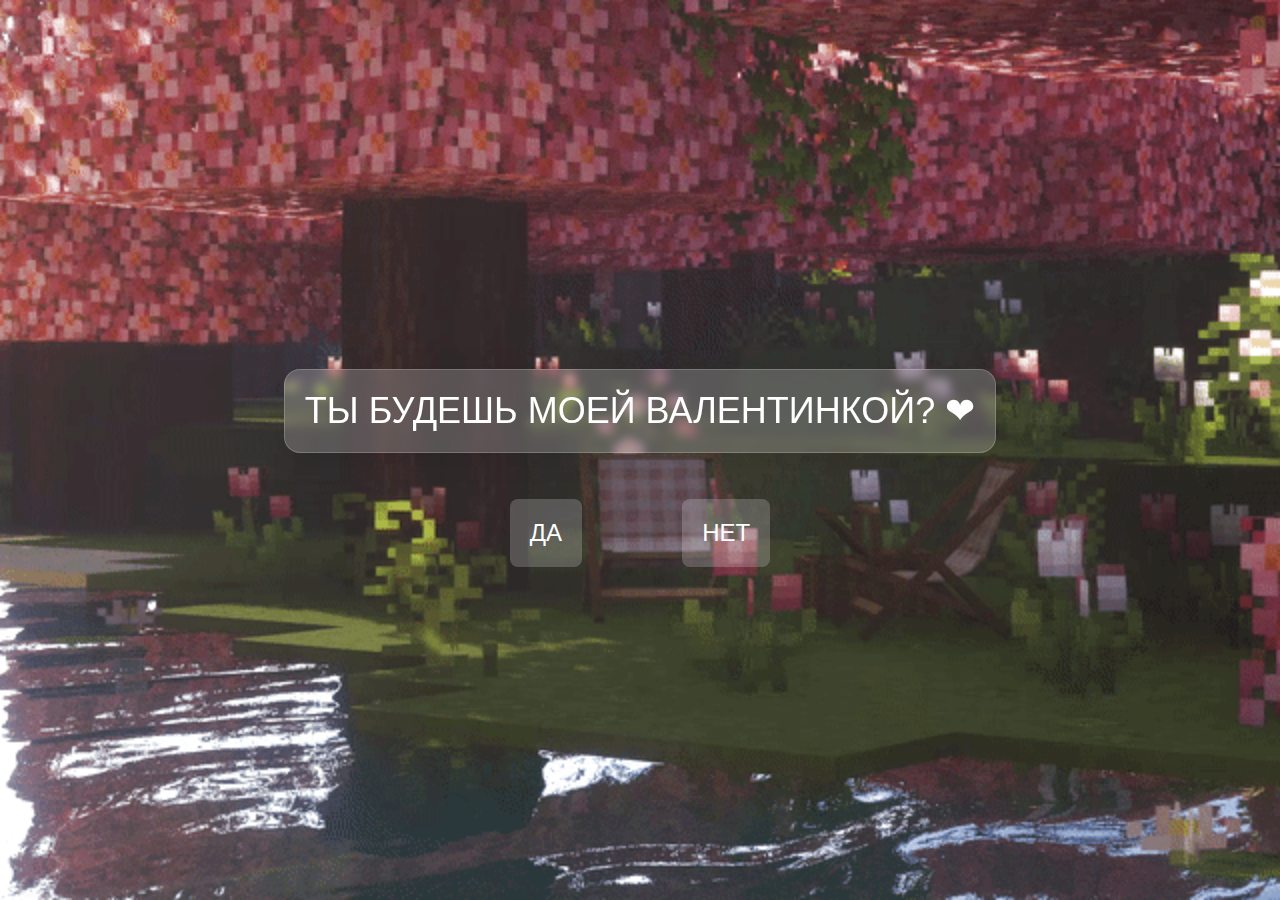
<file: index.html>
<!DOCTYPE html>
<html>
<head>
    <title> For my girl</title>
    <link rel="stylesheet" href="styles.css">
    <link rel="shortcut icon" href="/emoticon-emoji-heart-smiley-love-emoji-a53f7ccc722ca4c76ffcfd3a849f16b5.png">
</head>
<body>
    <section>
        <div class="text-box">
            <p>Ты будешь моей валентинкой? ❤</p>
            <div class="button-container">
                <button type="button" onclick="location.href='./yes.html'" class="button-box"> 
                    Да
                </button>
                <div class="board">
                    <button id="btn" class="button-box">
                        Нет
                    </button>
                </div>
            </div>
            <script src="./script.js"></script>
        </div>
    </section>
</body>
</html>
</file>
<file: styles.css>
body {
    margin: 0;
    padding: 0;
}

section {
    display: flex;
    justify-content: center;
    align-items: center;
    height: 100vh;
    background-image: url('./images/tumblr_55ba20e0e1c28b3c619224f05ddd55d1_d878a886_1280.webp');
    background-repeat: no-repeat;
    background-size: cover;
}

.text-box {
    display: flex;
    flex-direction: column;
    align-items: center;
}

.text-box p {
    padding: 20px;
    color: #fff;
    font-size: 36px;
    text-transform: uppercase;
    font-family: Verdana, Geneva, Tahoma, sans-serif;
    background: rgba(255, 255, 255, 0.2);
    border-radius: 16px;
    box-shadow: 0 4px 30px rgba(0, 0, 0, 0.1);
    backdrop-filter: blur(5px);
    -webkit-backdrop-filter: blur(5px);
    border: 1px solid rgba(255, 255, 255, 0.2);
}

.button-container {
    display: flex;
}

.button-box {
    padding: 20px;
    color: #fff;
    font-size: 24px;
    text-transform: uppercase;
    font-family: Verdana, Geneva, Tahoma, sans-serif;
    background: rgba(255, 255, 255, 0.2);
    border: none;
    border-radius: 8px;
    cursor: pointer;
    margin-top: 10px;
    margin-left: 50px;
    margin-right: 50px;
}
</file>
